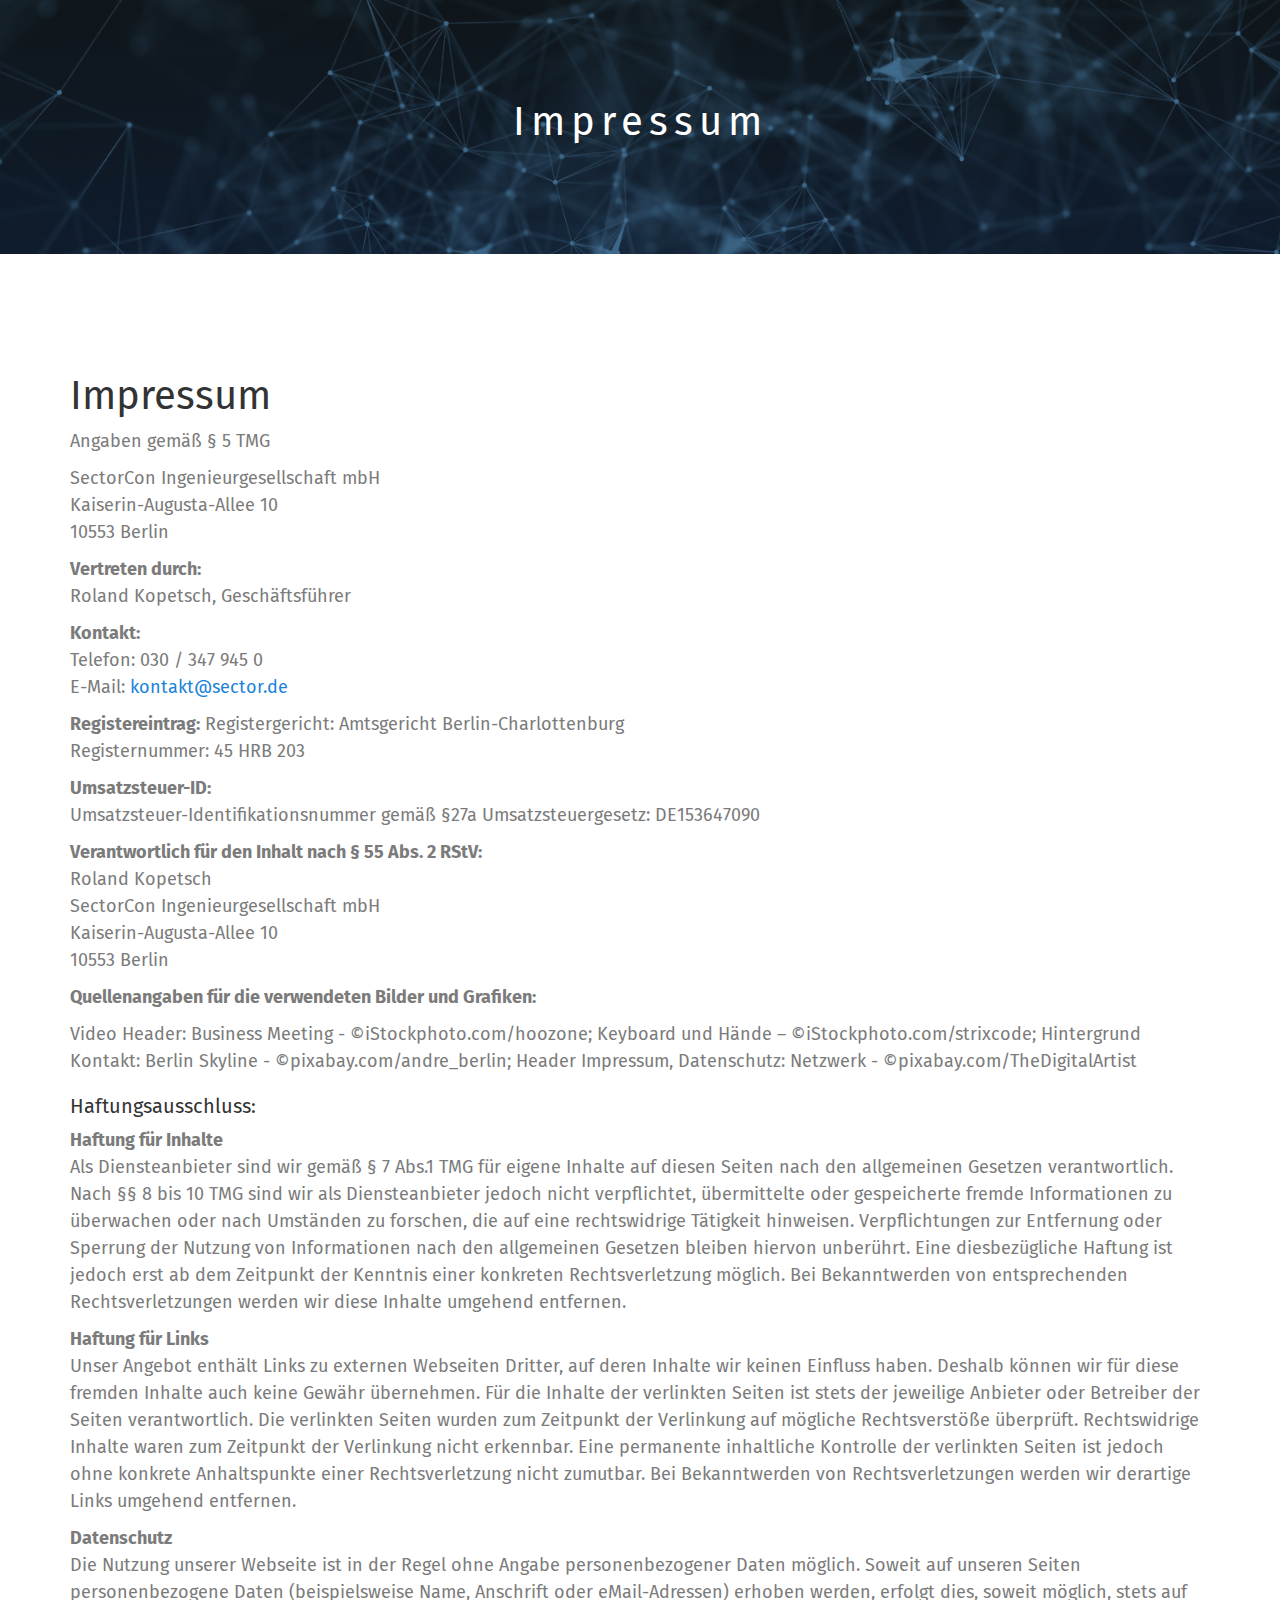
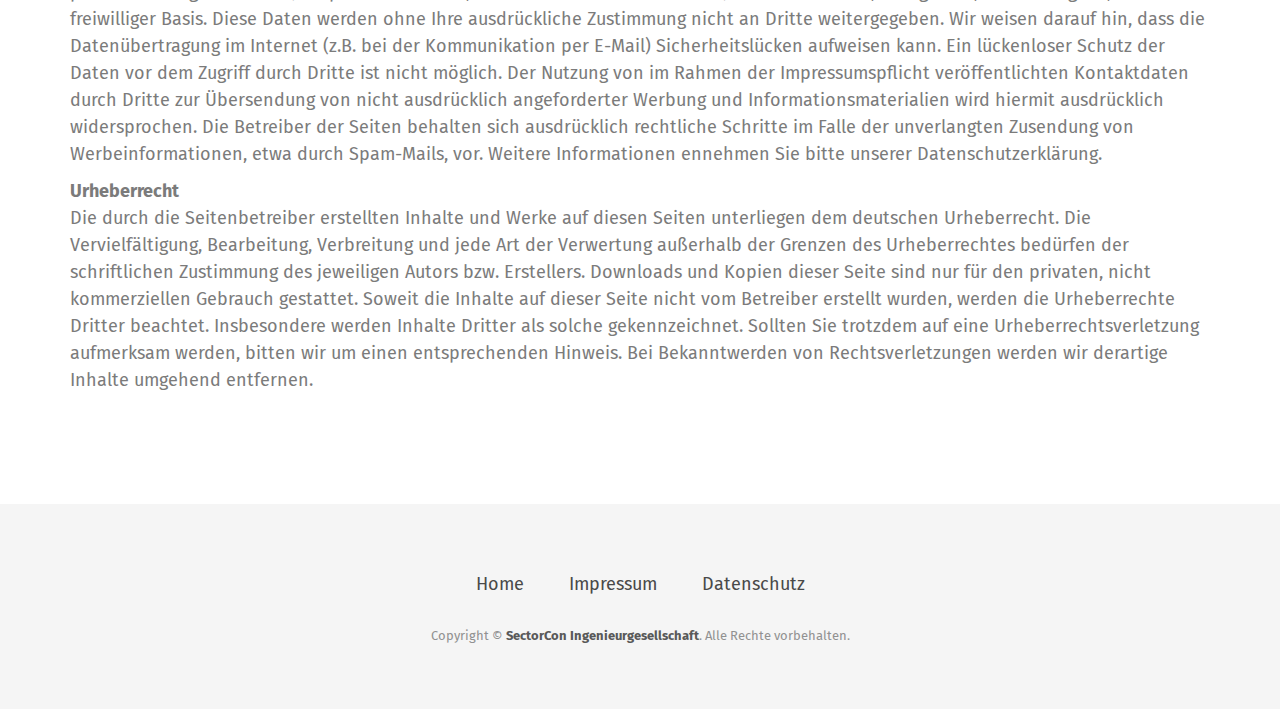
<file: legal/index.html>
<!doctype html><html lang=de><head>
<meta charset=utf-8>
<title>Impressum</title>
<meta name=viewport content="width=device-width,initial-scale=1,maximum-scale=1">
<meta name=description content="Impressum Angaben gemäß § 5 TMG
SectorCon Ingenieurgesellschaft mbH
Kaiserin-Augusta-Allee 10
10553 Berlin
Vertreten durch:
Roland Kopetsch, Geschäftsführer
Kontakt:
Telefon: 030 / 347 945 0
E-Mail: kontakt@sector.de
Registereintrag: Registergericht: Amtsgericht Berlin-Charlottenburg">
<meta name=author content="SectorCon Ingenieurgesellschaft mbH">
<meta name=generator content="Hugo 0.89.2">
<meta property="og:image" content="https://contingent.de/images/iStock_000019353621.jpg">
<meta name=twitter:image content="https://contingent.de/images/iStock_000019353621.jpg">
<meta name=twitter:card content="summary_large_image">
<meta property="og:image:width" content="1024">
<meta property="og:image:height" content="683">
<meta property="og:image:type" content="image/jpeg">
<meta name=twitter:title content="Impressum">
<meta name=twitter:description content="Impressum Angaben gemäß § 5 TMG
SectorCon Ingenieurgesellschaft mbH
Kaiserin-Augusta-Allee 10
10553 Berlin
Vertreten durch:
Roland Kopetsch, Geschäftsführer
Kontakt:
Telefon: 030 / 347 945 0
E-Mail: kontakt@sector.de
Registereintrag: Registergericht: Amtsgericht Berlin-Charlottenburg">
<meta property="og:title" content="Impressum">
<meta property="og:title" content="Impressum">
<meta property="og:description" content="Impressum Angaben gemäß § 5 TMG
SectorCon Ingenieurgesellschaft mbH
Kaiserin-Augusta-Allee 10
10553 Berlin
Vertreten durch:
Roland Kopetsch, Geschäftsführer
Kontakt:
Telefon: 030 / 347 945 0
E-Mail: kontakt@sector.de
Registereintrag: Registergericht: Amtsgericht Berlin-Charlottenburg">
<meta property="og:type" content="article">
<meta property="og:url" content="https://contingent.de/legal/"><meta property="article:section" content>
<link rel=stylesheet href=/plugins/bootstrap/css/bootstrap.min.css media=screen>
<link rel=stylesheet href=/plugins/ionicons/css/ionicons.min.css>
<link rel=stylesheet href=/plugins/magnific-popup/magnific-popup.min.css>
<link rel=stylesheet href=/plugins/slick/slick.css>
<link rel=stylesheet href=/scss/bundled.min.css media=screen>
<link rel="shortcut icon" href=/images/favicon.png type=image/x-icon>
<link rel=icon href=/images/favicon.png type=image/x-icon>
</head>
<body>
<div class=preloader>
</div>
<section class="page-title bg-2" style=background-image:url(/images/banner2.jpg)>
<div class=container>
<div class=row>
<div class=col-md-12>
<div class=block>
<h1>Impressum</h1>
<p></p>
</div>
</div>
</div>
</div>
</section>
<section class=section>
<div class=container>
<div class=row>
<div class=col-lg-12>
<h1 id=impressum>Impressum</h1>
<p>Angaben gemäß § 5 TMG</p>
<p>SectorCon Ingenieurgesellschaft mbH<br>
Kaiserin-Augusta-Allee 10<br>
10553 Berlin<br></p>
<p><strong>Vertreten durch:</strong><br>
Roland Kopetsch, Geschäftsführer<br></p>
<p><strong>Kontakt:</strong><br>
Telefon: 030 / 347 945 0<br>
E-Mail: <a href=mailto:kontakt@sector.de>kontakt@sector.de</a><br></p>
<p><strong>Registereintrag:</strong>
Registergericht: Amtsgericht Berlin-Charlottenburg<br>
Registernummer: 45 HRB 203<br></p>
<p><strong>Umsatzsteuer-ID:</strong><br>
Umsatzsteuer-Identifikationsnummer gemäß §27a Umsatzsteuergesetz: DE153647090<br></p>
<p><strong>Verantwortlich für den Inhalt nach § 55 Abs. 2 RStV:</strong><br>
Roland Kopetsch<br>
SectorCon Ingenieurgesellschaft mbH<br>
Kaiserin-Augusta-Allee 10<br>
10553 Berlin<br></p>
<p><strong>Quellenangaben für die verwendeten Bilder und Grafiken:</strong><br></p>
<p>Video Header: Business Meeting - ©iStockphoto.com/hoozone; Keyboard und Hände – ©iStockphoto.com/strixcode; Hintergrund Kontakt: Berlin Skyline - ©pixabay.com/andre_berlin; Header Impressum, Datenschutz: Netzwerk - ©pixabay.com/TheDigitalArtist</p>
<h3 id=haftungsausschluss>Haftungsausschluss:</h3>
<p><strong>Haftung für Inhalte</strong><br>
Als Diensteanbieter sind wir gemäß § 7 Abs.1 TMG für eigene Inhalte auf diesen Seiten nach den allgemeinen Gesetzen verantwortlich. Nach §§ 8 bis 10 TMG sind wir als Diensteanbieter jedoch nicht verpflichtet, übermittelte oder gespeicherte fremde Informationen zu überwachen oder nach Umständen zu forschen, die auf eine rechtswidrige Tätigkeit hinweisen. Verpflichtungen zur Entfernung oder Sperrung der Nutzung von Informationen nach den allgemeinen Gesetzen bleiben hiervon unberührt. Eine diesbezügliche Haftung ist jedoch erst ab dem Zeitpunkt der Kenntnis einer konkreten Rechtsverletzung möglich. Bei Bekanntwerden von entsprechenden Rechtsverletzungen werden wir diese Inhalte umgehend entfernen.</p>
<p><strong>Haftung für Links</strong><br>
Unser Angebot enthält Links zu externen Webseiten Dritter, auf deren Inhalte wir keinen Einfluss haben. Deshalb können wir für diese fremden Inhalte auch keine Gewähr übernehmen. Für die Inhalte der verlinkten Seiten ist stets der jeweilige Anbieter oder Betreiber der Seiten verantwortlich. Die verlinkten Seiten wurden zum Zeitpunkt der Verlinkung auf mögliche Rechtsverstöße überprüft. Rechtswidrige Inhalte waren zum Zeitpunkt der Verlinkung nicht erkennbar. Eine permanente inhaltliche Kontrolle der verlinkten Seiten ist jedoch ohne konkrete Anhaltspunkte einer Rechtsverletzung nicht zumutbar. Bei Bekanntwerden von Rechtsverletzungen werden wir derartige Links umgehend entfernen.</p>
<p><strong>Datenschutz</strong><br>
Die Nutzung unserer Webseite ist in der Regel ohne Angabe personenbezogener Daten möglich. Soweit auf unseren Seiten personenbezogene Daten (beispielsweise Name, Anschrift oder eMail-Adressen) erhoben werden, erfolgt dies, soweit möglich, stets auf freiwilliger Basis. Diese Daten werden ohne Ihre ausdrückliche Zustimmung nicht an Dritte weitergegeben.
Wir weisen darauf hin, dass die Datenübertragung im Internet (z.B. bei der Kommunikation per E-Mail) Sicherheitslücken aufweisen kann. Ein lückenloser Schutz der Daten vor dem Zugriff durch Dritte ist nicht möglich.
Der Nutzung von im Rahmen der Impressumspflicht veröffentlichten Kontaktdaten durch Dritte zur Übersendung von nicht ausdrücklich angeforderter Werbung und Informationsmaterialien wird hiermit ausdrücklich widersprochen. Die Betreiber der Seiten behalten sich ausdrücklich rechtliche Schritte im Falle der unverlangten Zusendung von Werbeinformationen, etwa durch Spam-Mails, vor.
Weitere Informationen ennehmen Sie bitte unserer Datenschutzerklärung.</p>
<p><strong>Urheberrecht</strong><br>
Die durch die Seitenbetreiber erstellten Inhalte und Werke auf diesen Seiten unterliegen dem deutschen Urheberrecht. Die Vervielfältigung, Bearbeitung, Verbreitung und jede Art der Verwertung außerhalb der Grenzen des Urheberrechtes bedürfen der schriftlichen Zustimmung des jeweiligen Autors bzw. Erstellers. Downloads und Kopien dieser Seite sind nur für den privaten, nicht kommerziellen Gebrauch gestattet. Soweit die Inhalte auf dieser Seite nicht vom Betreiber erstellt wurden, werden die Urheberrechte Dritter beachtet. Insbesondere werden Inhalte Dritter als solche gekennzeichnet. Sollten Sie trotzdem auf eine Urheberrechtsverletzung aufmerksam werden, bitten wir um einen entsprechenden Hinweis. Bei Bekanntwerden von Rechtsverletzungen werden wir derartige Inhalte umgehend entfernen.</p>
</div>
</div>
</div>
</section>
<footer class=footer>
<div class=container>
<div class=row>
<div class=col-md-12>
<div class=footer-menu>
<ul>
<li><a href=/.>Home</a></li>
<li><a href=/legal>Impressum</a></li>
<li><a href=/privacy>Datenschutz</a></li>
</ul>
</div>
<p class=copyright>Copyright © <a href=https://sectorcon.de>SectorCon Ingenieurgesellschaft</a>. Alle Rechte vorbehalten.</p>
</div>
</div>
</div>
</footer>
<script src=/plugins/jquery/jquery.min.js></script>
<script src=/plugins/bootstrap/js/bootstrap.min.js></script>
<script src=/plugins/slick/slick.min.js></script>
<script src=/plugins/magnific-popup/magnific-popup.min.js></script>
<script src=/plugins/shuffle/shuffle.min.js></script>
<script src=/plugins/google-map/gmap.js defer></script>
<script src=/js/bundled.min.js></script>
</body>
</html>
</file>
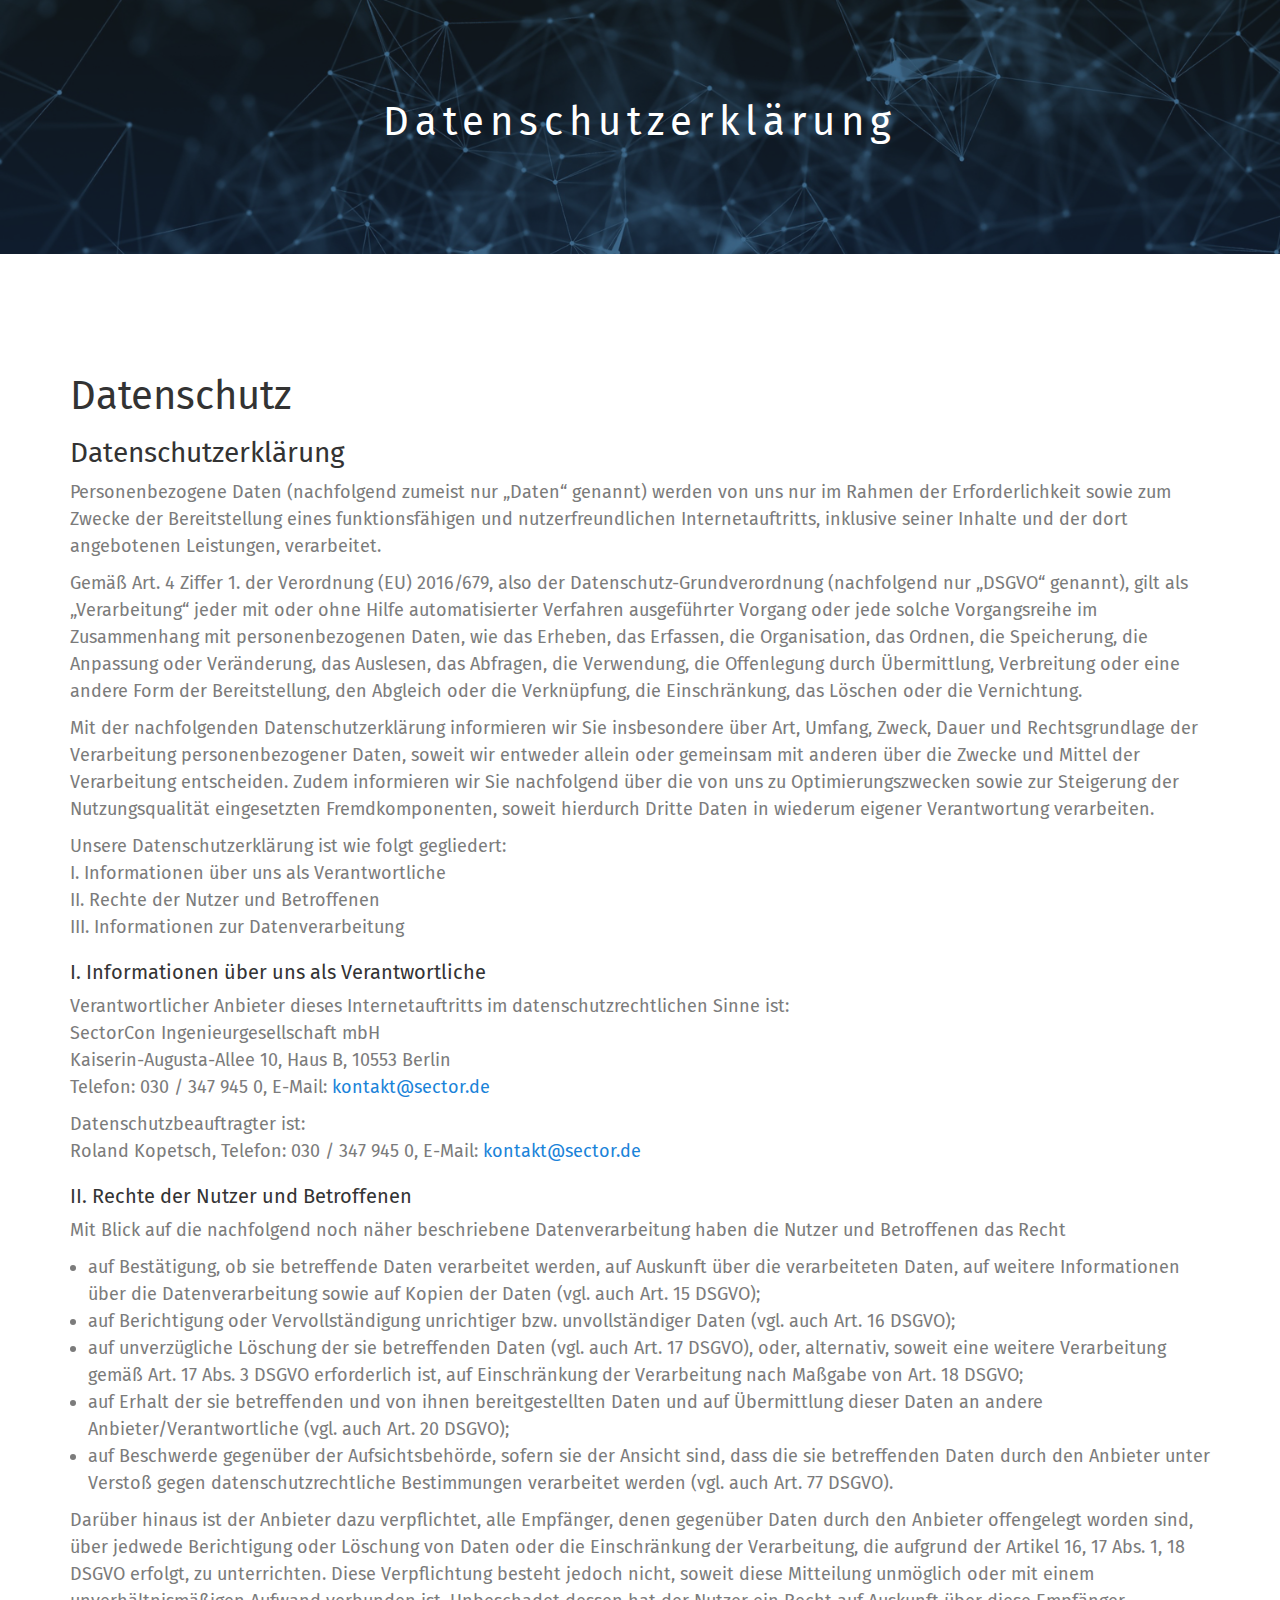
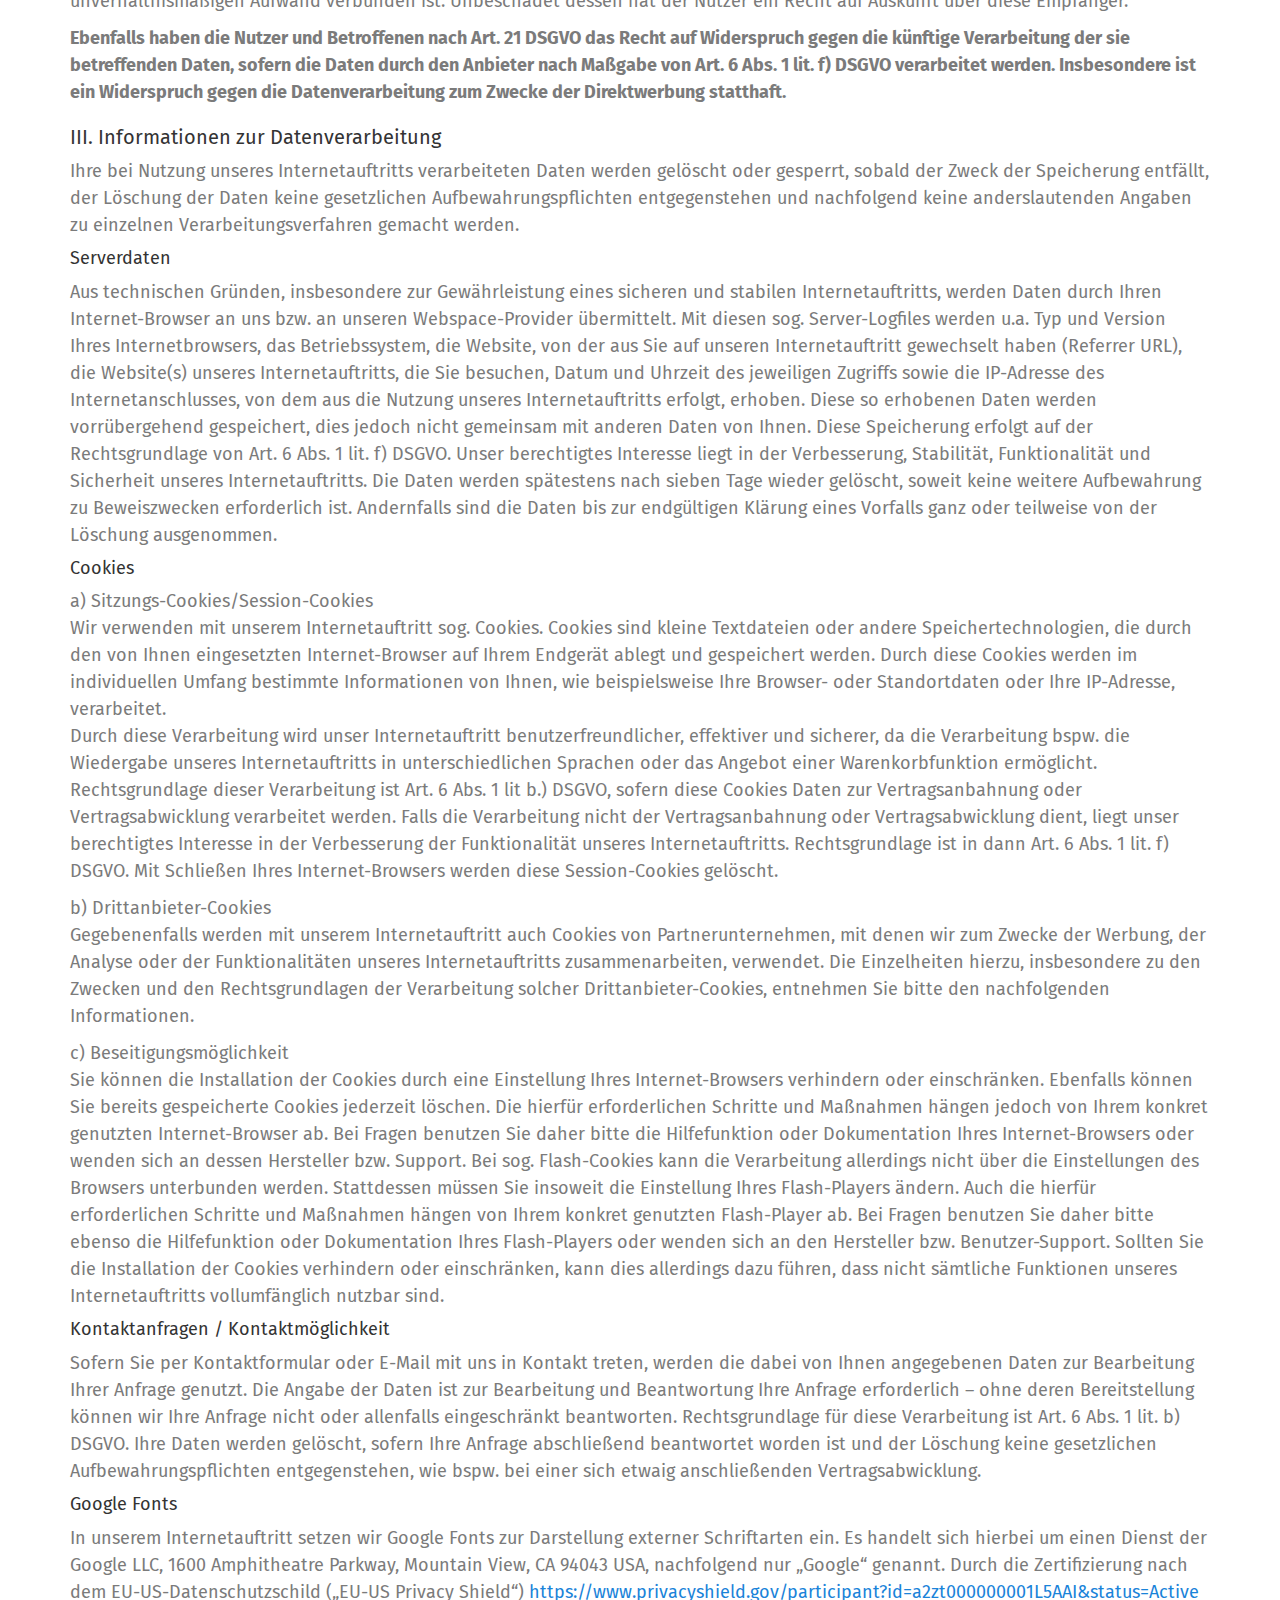
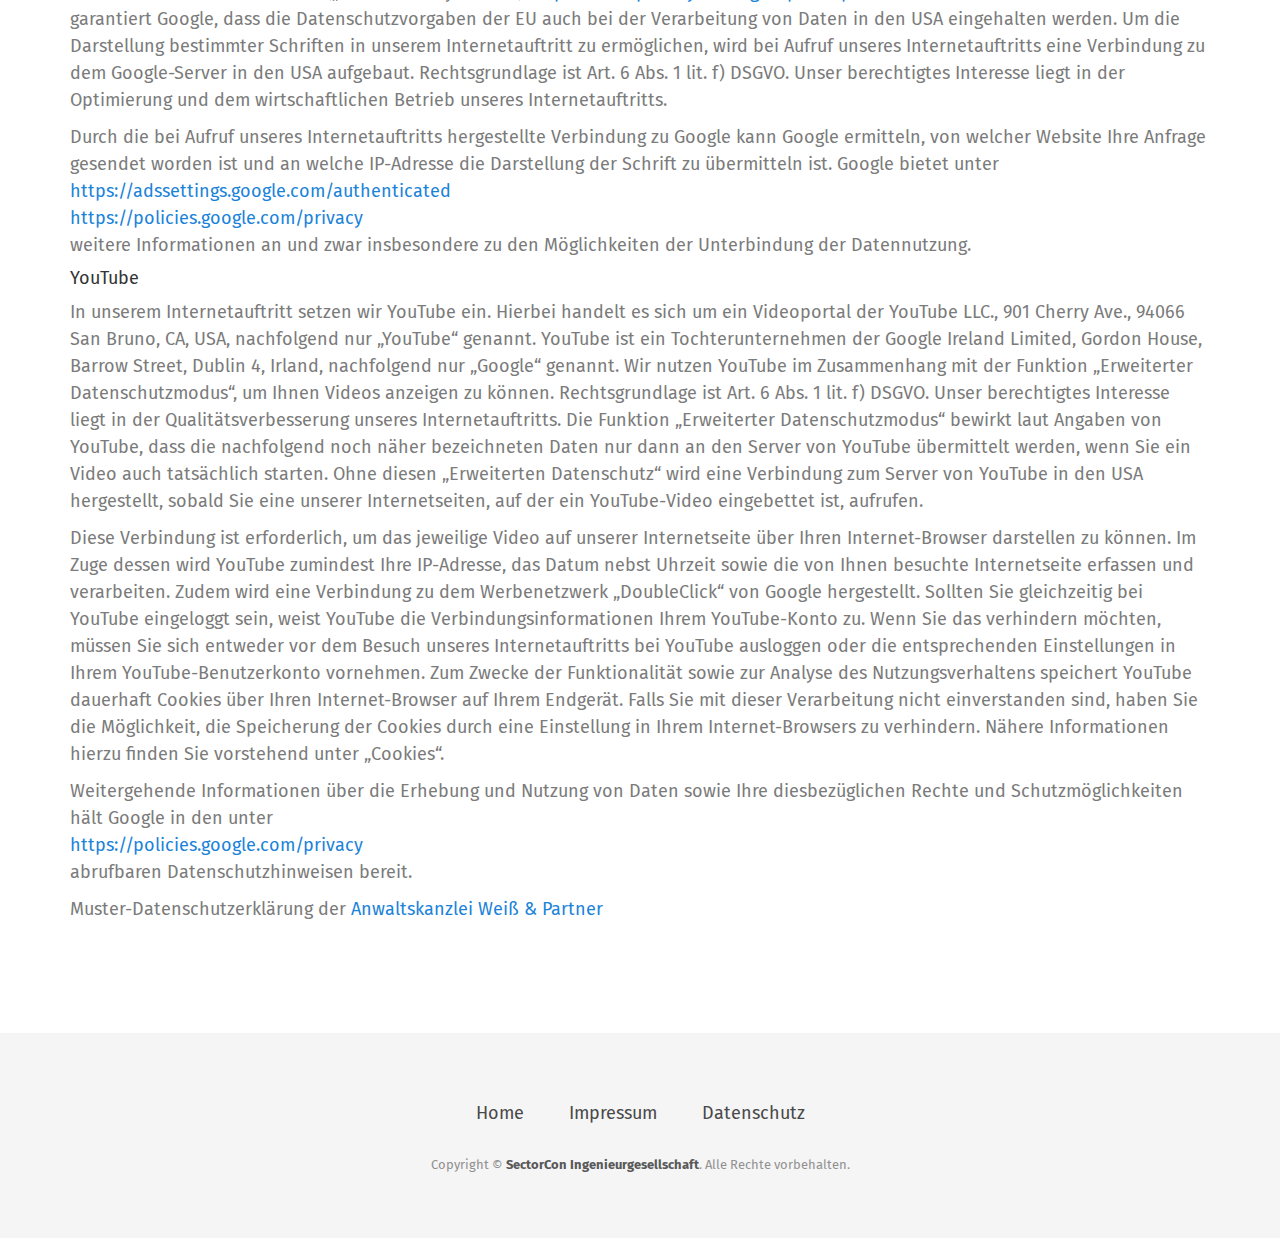
<file: privacy/index.html>
<!doctype html><html lang=de><head>
<meta charset=utf-8>
<title>Datenschutzerklärung</title>
<meta name=viewport content="width=device-width,initial-scale=1,maximum-scale=1">
<meta name=description content="Datenschutz Datenschutzerklärung Personenbezogene Daten (nachfolgend zumeist nur „Daten“ genannt) werden von uns nur im Rahmen der Erforderlichkeit sowie zum Zwecke der Bereitstellung eines funktionsfähigen und nutzerfreundlichen Internetauftritts, inklusive seiner Inhalte und der dort angebotenen Leistungen, verarbeitet.">
<meta name=author content="SectorCon Ingenieurgesellschaft mbH">
<meta name=generator content="Hugo 0.89.2">
<meta property="og:image" content="https://contingent.de/images/iStock_000019353621.jpg">
<meta name=twitter:image content="https://contingent.de/images/iStock_000019353621.jpg">
<meta name=twitter:card content="summary_large_image">
<meta property="og:image:width" content="1024">
<meta property="og:image:height" content="683">
<meta property="og:image:type" content="image/jpeg">
<meta name=twitter:title content="Datenschutzerklärung">
<meta name=twitter:description content="Datenschutz Datenschutzerklärung Personenbezogene Daten (nachfolgend zumeist nur „Daten“ genannt) werden von uns nur im Rahmen der Erforderlichkeit sowie zum Zwecke der Bereitstellung eines funktionsfähigen und nutzerfreundlichen Internetauftritts, inklusive seiner Inhalte und der dort angebotenen Leistungen, verarbeitet.">
<meta property="og:title" content="Datenschutzerklärung">
<meta property="og:title" content="Datenschutzerklärung">
<meta property="og:description" content="Datenschutz Datenschutzerklärung Personenbezogene Daten (nachfolgend zumeist nur „Daten“ genannt) werden von uns nur im Rahmen der Erforderlichkeit sowie zum Zwecke der Bereitstellung eines funktionsfähigen und nutzerfreundlichen Internetauftritts, inklusive seiner Inhalte und der dort angebotenen Leistungen, verarbeitet.">
<meta property="og:type" content="article">
<meta property="og:url" content="https://contingent.de/privacy/"><meta property="article:section" content>
<link rel=stylesheet href=/plugins/bootstrap/css/bootstrap.min.css media=screen>
<link rel=stylesheet href=/plugins/ionicons/css/ionicons.min.css>
<link rel=stylesheet href=/plugins/magnific-popup/magnific-popup.min.css>
<link rel=stylesheet href=/plugins/slick/slick.css>
<link rel=stylesheet href=/scss/bundled.min.css media=screen>
<link rel="shortcut icon" href=/images/favicon.png type=image/x-icon>
<link rel=icon href=/images/favicon.png type=image/x-icon>
</head>
<body>
<div class=preloader>
</div>
<section class="page-title bg-2" style=background-image:url(/images/banner2.jpg)>
<div class=container>
<div class=row>
<div class=col-md-12>
<div class=block>
<h1>Datenschutzerklärung</h1>
<p></p>
</div>
</div>
</div>
</div>
</section>
<section class=section>
<div class=container>
<div class=row>
<div class=col-lg-12>
<h1 id=datenschutz>Datenschutz</h1>
<h2 id=datenschutzerklärung>Datenschutzerklärung</h2>
<p>Personenbezogene Daten (nachfolgend zumeist nur „Daten“ genannt) werden von uns nur im Rahmen der Erforderlichkeit sowie zum Zwecke der Bereitstellung eines funktionsfähigen und nutzerfreundlichen Internetauftritts, inklusive seiner Inhalte und der dort angebotenen Leistungen, verarbeitet.</p>
<p>Gemäß Art. 4 Ziffer 1. der Verordnung (EU) 2016/679, also der Datenschutz-Grundverordnung (nachfolgend nur „DSGVO“ genannt), gilt als „Verarbeitung“ jeder mit oder ohne Hilfe automatisierter Verfahren ausgeführter Vorgang oder jede solche Vorgangsreihe im Zusammenhang mit personenbezogenen Daten, wie das Erheben, das Erfassen, die Organisation, das Ordnen, die Speicherung, die Anpassung oder Veränderung, das Auslesen, das Abfragen, die Verwendung, die Offenlegung durch Übermittlung, Verbreitung oder eine andere Form der Bereitstellung, den Abgleich oder die Verknüpfung, die Einschränkung, das Löschen oder die Vernichtung.</p>
<p>Mit der nachfolgenden Datenschutzerklärung informieren wir Sie insbesondere über Art, Umfang, Zweck, Dauer und Rechtsgrundlage der Verarbeitung personenbezogener Daten, soweit wir entweder allein oder gemeinsam mit anderen über die Zwecke und Mittel der Verarbeitung entscheiden. Zudem informieren wir Sie nachfolgend über die von uns zu Optimierungszwecken sowie zur Steigerung der Nutzungsqualität eingesetzten Fremdkomponenten, soweit hierdurch Dritte Daten in wiederum eigener Verantwortung verarbeiten.</p>
<p>Unsere Datenschutzerklärung ist wie folgt gegliedert:<br>
I. Informationen über uns als Verantwortliche<br>
II. Rechte der Nutzer und Betroffenen<br>
III. Informationen zur Datenverarbeitung</p>
<h3 id=i-informationen-über-uns-als-verantwortliche>I. Informationen über uns als Verantwortliche</h3>
<p>Verantwortlicher Anbieter dieses Internetauftritts im datenschutzrechtlichen Sinne ist:<br>
SectorCon Ingenieurgesellschaft mbH<br>
Kaiserin-Augusta-Allee 10, Haus B, 10553 Berlin<br>
Telefon: 030 / 347 945 0, E-Mail: <a href=mailto:kontakt@sector.de>kontakt@sector.de</a><br></p>
<p>Datenschutzbeauftragter ist:<br>
Roland Kopetsch, Telefon: 030 / 347 945 0, E-Mail: <a href=mailto:kontakt@sector.de>kontakt@sector.de</a><br></p>
<h3 id=ii-rechte-der-nutzer-und-betroffenen>II. Rechte der Nutzer und Betroffenen</h3>
<p>Mit Blick auf die nachfolgend noch näher beschriebene Datenverarbeitung haben die Nutzer und Betroffenen das Recht</p>
<ul>
<li>auf Bestätigung, ob sie betreffende Daten verarbeitet werden, auf Auskunft über die verarbeiteten Daten, auf weitere Informationen über die Datenverarbeitung sowie auf Kopien der Daten (vgl. auch Art. 15 DSGVO);</li>
<li>auf Berichtigung oder Vervollständigung unrichtiger bzw. unvollständiger Daten (vgl. auch Art. 16 DSGVO);</li>
<li>auf unverzügliche Löschung der sie betreffenden Daten (vgl. auch Art. 17 DSGVO), oder, alternativ, soweit eine weitere Verarbeitung gemäß Art. 17 Abs. 3 DSGVO erforderlich ist, auf Einschränkung der Verarbeitung nach Maßgabe von Art. 18 DSGVO;</li>
<li>auf Erhalt der sie betreffenden und von ihnen bereitgestellten Daten und auf Übermittlung dieser Daten an andere Anbieter/Verantwortliche (vgl. auch Art. 20 DSGVO);</li>
<li>auf Beschwerde gegenüber der Aufsichtsbehörde, sofern sie der Ansicht sind, dass die sie betreffenden Daten durch den Anbieter unter Verstoß gegen datenschutzrechtliche Bestimmungen verarbeitet werden (vgl. auch Art. 77 DSGVO).</li>
</ul>
<p>Darüber hinaus ist der Anbieter dazu verpflichtet, alle Empfänger, denen gegenüber Daten durch den Anbieter offengelegt worden sind, über jedwede Berichtigung oder Löschung von Daten oder die Einschränkung der Verarbeitung, die aufgrund der Artikel 16, 17 Abs. 1, 18 DSGVO erfolgt, zu unterrichten. Diese Verpflichtung besteht jedoch nicht, soweit diese Mitteilung unmöglich oder mit einem unverhältnismäßigen Aufwand verbunden ist. Unbeschadet dessen hat der Nutzer ein Recht auf Auskunft über diese Empfänger.</p>
<p><strong>Ebenfalls haben die Nutzer und Betroffenen nach Art. 21 DSGVO das Recht auf Widerspruch gegen die künftige Verarbeitung der sie betreffenden Daten, sofern die Daten durch den Anbieter nach Maßgabe von Art. 6 Abs. 1 lit. f) DSGVO verarbeitet werden. Insbesondere ist ein Widerspruch gegen die Datenverarbeitung zum Zwecke der Direktwerbung statthaft.</strong></p>
<h3 id=iii-informationen-zur-datenverarbeitung>III. Informationen zur Datenverarbeitung</h3>
<p>Ihre bei Nutzung unseres Internetauftritts verarbeiteten Daten werden gelöscht oder gesperrt, sobald der Zweck der Speicherung entfällt, der Löschung der Daten keine gesetzlichen Aufbewahrungspflichten entgegenstehen und nachfolgend keine anderslautenden Angaben zu einzelnen Verarbeitungsverfahren gemacht werden.</p>
<h4 id=serverdaten>Serverdaten</h4>
<p>Aus technischen Gründen, insbesondere zur Gewährleistung eines sicheren und stabilen Internetauftritts, werden Daten durch Ihren Internet-Browser an uns bzw. an unseren Webspace-Provider übermittelt. Mit diesen sog. Server-Logfiles werden u.a. Typ und Version Ihres Internetbrowsers, das Betriebssystem, die Website, von der aus Sie auf unseren Internetauftritt gewechselt haben (Referrer URL), die Website(s) unseres Internetauftritts, die Sie besuchen, Datum und Uhrzeit des jeweiligen Zugriffs sowie die IP-Adresse des Internetanschlusses, von dem aus die Nutzung unseres Internetauftritts erfolgt, erhoben.
Diese so erhobenen Daten werden vorrübergehend gespeichert, dies jedoch nicht gemeinsam mit anderen Daten von Ihnen.
Diese Speicherung erfolgt auf der Rechtsgrundlage von Art. 6 Abs. 1 lit. f) DSGVO. Unser berechtigtes Interesse liegt in der Verbesserung, Stabilität, Funktionalität und Sicherheit unseres Internetauftritts.
Die Daten werden spätestens nach sieben Tage wieder gelöscht, soweit keine weitere Aufbewahrung zu Beweiszwecken erforderlich ist. Andernfalls sind die Daten bis zur endgültigen Klärung eines Vorfalls ganz oder teilweise von der Löschung ausgenommen.</p>
<h4 id=cookies>Cookies</h4>
<p>a) Sitzungs-Cookies/Session-Cookies<br>
Wir verwenden mit unserem Internetauftritt sog. Cookies. Cookies sind kleine Textdateien oder andere Speichertechnologien, die durch den von Ihnen eingesetzten Internet-Browser auf Ihrem Endgerät ablegt und gespeichert werden. Durch diese Cookies werden im individuellen Umfang bestimmte Informationen von Ihnen, wie beispielsweise Ihre Browser- oder Standortdaten oder Ihre IP-Adresse, verarbeitet.<br>
Durch diese Verarbeitung wird unser Internetauftritt benutzerfreundlicher, effektiver und sicherer, da die Verarbeitung bspw. die Wiedergabe unseres Internetauftritts in unterschiedlichen Sprachen oder das Angebot einer Warenkorbfunktion ermöglicht.
Rechtsgrundlage dieser Verarbeitung ist Art. 6 Abs. 1 lit b.) DSGVO, sofern diese Cookies Daten zur Vertragsanbahnung oder Vertragsabwicklung verarbeitet werden.
Falls die Verarbeitung nicht der Vertragsanbahnung oder Vertragsabwicklung dient, liegt unser berechtigtes Interesse in der Verbesserung der Funktionalität unseres Internetauftritts. Rechtsgrundlage ist in dann Art. 6 Abs. 1 lit. f) DSGVO.
Mit Schließen Ihres Internet-Browsers werden diese Session-Cookies gelöscht.</p>
<p>b) Drittanbieter-Cookies<br>
Gegebenenfalls werden mit unserem Internetauftritt auch Cookies von Partnerunternehmen, mit denen wir zum Zwecke der Werbung, der Analyse oder der Funktionalitäten unseres Internetauftritts zusammenarbeiten, verwendet.
Die Einzelheiten hierzu, insbesondere zu den Zwecken und den Rechtsgrundlagen der Verarbeitung solcher Drittanbieter-Cookies, entnehmen Sie bitte den nachfolgenden Informationen.</p>
<p>c) Beseitigungsmöglichkeit<br>
Sie können die Installation der Cookies durch eine Einstellung Ihres Internet-Browsers verhindern oder einschränken. Ebenfalls können Sie bereits gespeicherte Cookies jederzeit löschen. Die hierfür erforderlichen Schritte und Maßnahmen hängen jedoch von Ihrem konkret genutzten Internet-Browser ab. Bei Fragen benutzen Sie daher bitte die Hilfefunktion oder Dokumentation Ihres Internet-Browsers oder wenden sich an dessen Hersteller bzw. Support. Bei sog. Flash-Cookies kann die Verarbeitung allerdings nicht über die Einstellungen des Browsers unterbunden werden. Stattdessen müssen Sie insoweit die Einstellung Ihres Flash-Players ändern. Auch die hierfür erforderlichen Schritte und Maßnahmen hängen von Ihrem konkret genutzten Flash-Player ab. Bei Fragen benutzen Sie daher bitte ebenso die Hilfefunktion oder Dokumentation Ihres Flash-Players oder wenden sich an den Hersteller bzw. Benutzer-Support.
Sollten Sie die Installation der Cookies verhindern oder einschränken, kann dies allerdings dazu führen, dass nicht sämtliche Funktionen unseres Internetauftritts vollumfänglich nutzbar sind.</p>
<h4 id=kontaktanfragen--kontaktmöglichkeit>Kontaktanfragen / Kontaktmöglichkeit</h4>
<p>Sofern Sie per Kontaktformular oder E-Mail mit uns in Kontakt treten, werden die dabei von Ihnen angegebenen Daten zur Bearbeitung Ihrer Anfrage genutzt. Die Angabe der Daten ist zur Bearbeitung und Beantwortung Ihre Anfrage erforderlich – ohne deren Bereitstellung können wir Ihre Anfrage nicht oder allenfalls eingeschränkt beantworten.
Rechtsgrundlage für diese Verarbeitung ist Art. 6 Abs. 1 lit. b) DSGVO.
Ihre Daten werden gelöscht, sofern Ihre Anfrage abschließend beantwortet worden ist und der Löschung keine gesetzlichen Aufbewahrungspflichten entgegenstehen, wie bspw. bei einer sich etwaig anschließenden Vertragsabwicklung.</p>
<h4 id=google-fonts>Google Fonts</h4>
<p>In unserem Internetauftritt setzen wir Google Fonts zur Darstellung externer Schriftarten ein. Es handelt sich hierbei um einen Dienst der Google LLC, 1600 Amphitheatre Parkway, Mountain View, CA 94043 USA, nachfolgend nur „Google“ genannt.
Durch die Zertifizierung nach dem EU-US-Datenschutzschild („EU-US Privacy Shield“)
<a href="https://www.privacyshield.gov/participant?id=a2zt000000001L5AAI&status=Active">https://www.privacyshield.gov/participant?id=a2zt000000001L5AAI&status=Active</a>
garantiert Google, dass die Datenschutzvorgaben der EU auch bei der Verarbeitung von Daten in den USA eingehalten werden.
Um die Darstellung bestimmter Schriften in unserem Internetauftritt zu ermöglichen, wird bei Aufruf unseres Internetauftritts eine Verbindung zu dem Google-Server in den USA aufgebaut.
Rechtsgrundlage ist Art. 6 Abs. 1 lit. f) DSGVO. Unser berechtigtes Interesse liegt in der Optimierung und dem wirtschaftlichen Betrieb unseres Internetauftritts.</p>
<p>Durch die bei Aufruf unseres Internetauftritts hergestellte Verbindung zu Google kann Google ermitteln, von welcher Website Ihre Anfrage gesendet worden ist und an welche IP-Adresse die Darstellung der Schrift zu übermitteln ist.
Google bietet unter<br>
<a href=https://adssettings.google.com/authenticated>https://adssettings.google.com/authenticated</a><br>
<a href=https://policies.google.com/privacy>https://policies.google.com/privacy</a><br>
weitere Informationen an und zwar insbesondere zu den Möglichkeiten der Unterbindung der Datennutzung.</p>
<h4 id=youtube>YouTube</h4>
<p>In unserem Internetauftritt setzen wir YouTube ein. Hierbei handelt es sich um ein Videoportal der YouTube LLC., 901 Cherry Ave., 94066 San Bruno, CA, USA, nachfolgend nur „YouTube“ genannt.
YouTube ist ein Tochterunternehmen der Google Ireland Limited, Gordon House, Barrow Street, Dublin 4, Irland, nachfolgend nur „Google“ genannt.
Wir nutzen YouTube im Zusammenhang mit der Funktion „Erweiterter Datenschutzmodus“, um Ihnen Videos anzeigen zu können. Rechtsgrundlage ist Art. 6 Abs. 1 lit. f) DSGVO. Unser berechtigtes Interesse liegt in der Qualitätsverbesserung unseres Internetauftritts. Die Funktion „Erweiterter Datenschutzmodus“ bewirkt laut Angaben von YouTube, dass die nachfolgend noch näher bezeichneten Daten nur dann an den Server von YouTube übermittelt werden, wenn Sie ein Video auch tatsächlich starten.
Ohne diesen „Erweiterten Datenschutz“ wird eine Verbindung zum Server von YouTube in den USA hergestellt, sobald Sie eine unserer Internetseiten, auf der ein YouTube-Video eingebettet ist, aufrufen.</p>
<p>Diese Verbindung ist erforderlich, um das jeweilige Video auf unserer Internetseite über Ihren Internet-Browser darstellen zu können. Im Zuge dessen wird YouTube zumindest Ihre IP-Adresse, das Datum nebst Uhrzeit sowie die von Ihnen besuchte Internetseite erfassen und verarbeiten. Zudem wird eine Verbindung zu dem Werbenetzwerk „DoubleClick“ von Google hergestellt.
Sollten Sie gleichzeitig bei YouTube eingeloggt sein, weist YouTube die Verbindungsinformationen Ihrem YouTube-Konto zu. Wenn Sie das verhindern möchten, müssen Sie sich entweder vor dem Besuch unseres Internetauftritts bei YouTube ausloggen oder die entsprechenden Einstellungen in Ihrem YouTube-Benutzerkonto vornehmen.
Zum Zwecke der Funktionalität sowie zur Analyse des Nutzungsverhaltens speichert YouTube dauerhaft Cookies über Ihren Internet-Browser auf Ihrem Endgerät. Falls Sie mit dieser Verarbeitung nicht einverstanden sind, haben Sie die Möglichkeit, die Speicherung der Cookies durch eine Einstellung in Ihrem Internet-Browsers zu verhindern. Nähere Informationen hierzu finden Sie vorstehend unter „Cookies“.</p>
<p>Weitergehende Informationen über die Erhebung und Nutzung von Daten sowie Ihre diesbezüglichen Rechte und Schutzmöglichkeiten hält Google in den unter</br>
<a href=https://policies.google.com/privacy>https://policies.google.com/privacy</a> </br>
abrufbaren Datenschutzhinweisen bereit.</p>
<p>Muster-Datenschutzerklärung der <a href=https://www.ratgeberrecht.eu/>Anwaltskanzlei Weiß & Partner</a></p>
</div>
</div>
</div>
</section>
<footer class=footer>
<div class=container>
<div class=row>
<div class=col-md-12>
<div class=footer-menu>
<ul>
<li><a href=/.>Home</a></li>
<li><a href=/legal>Impressum</a></li>
<li><a href=/privacy>Datenschutz</a></li>
</ul>
</div>
<p class=copyright>Copyright © <a href=https://sectorcon.de>SectorCon Ingenieurgesellschaft</a>. Alle Rechte vorbehalten.</p>
</div>
</div>
</div>
</footer>
<script src=/plugins/jquery/jquery.min.js></script>
<script src=/plugins/bootstrap/js/bootstrap.min.js></script>
<script src=/plugins/slick/slick.min.js></script>
<script src=/plugins/magnific-popup/magnific-popup.min.js></script>
<script src=/plugins/shuffle/shuffle.min.js></script>
<script src=/plugins/google-map/gmap.js defer></script>
<script src=/js/bundled.min.js></script>
</body>
</html>
</file>
